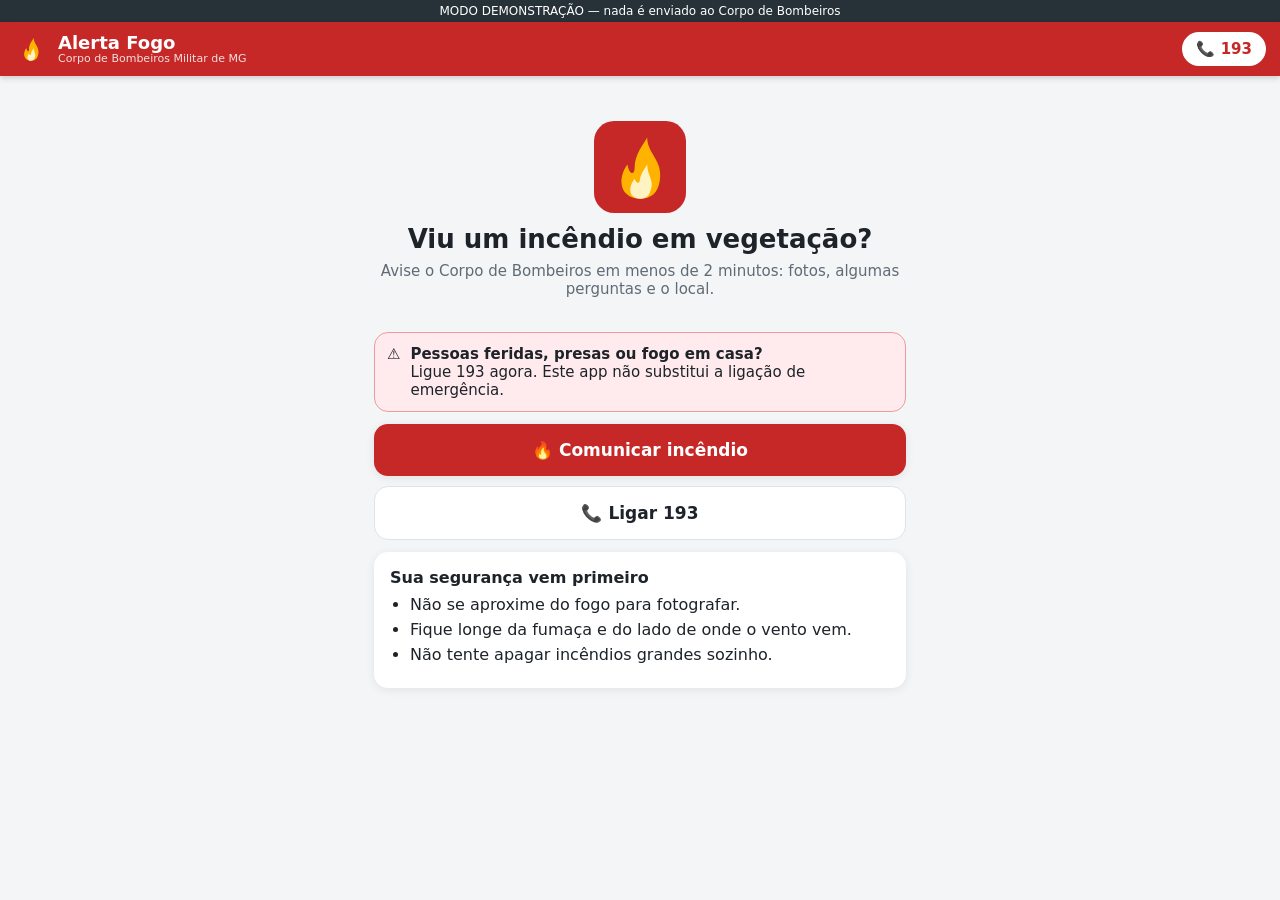
<file: index.html>
<!doctype html>
<html lang="pt-BR">
<head>
  <meta charset="utf-8">
  <meta name="viewport" content="width=device-width, initial-scale=1, viewport-fit=cover">
  <meta name="theme-color" content="#C62828">
  <title>Alerta Fogo — Comunicar incêndio florestal</title>
  <link rel="manifest" href="manifest.webmanifest">
  <link rel="icon" href="img/icone.svg" type="image/svg+xml">
  <link rel="apple-touch-icon" href="img/icone-192.png">
  <link rel="stylesheet" href="lib/leaflet/leaflet.css">
  <link rel="stylesheet" href="css/app.css">
</head>
<body>
  <div id="faixaDemo" class="demo-faixa oculto">MODO DEMONSTRAÇÃO — nada é enviado ao Corpo de Bombeiros</div>
  <header class="topo">
    <img src="img/icone.svg" alt="">
    <div>
      <div class="nome">Alerta Fogo</div>
      <div class="sub">Corpo de Bombeiros Militar de MG</div>
    </div>
    <div class="esp"></div>
    <a class="btn-193" href="tel:193">📞 193</a>
  </header>
  <div class="progresso"><div id="barra"></div></div>

  <main class="app" id="app"></main>

  <nav class="nav-baixo oculto" id="nav">
    <div class="dentro">
      <button class="btn sec" id="btnVoltar">Voltar</button>
      <button class="btn" id="btnAvancar">Continuar</button>
    </div>
  </nav>

  <script src="lib/leaflet/leaflet.js"></script>
  <script src="lib/supabase.js"></script>
  <script src="js/config.js"></script>
  <script src="js/util.js"></script>
  <script src="js/classificacao.js"></script>
  <script src="js/api.js"></script>
  <script src="js/solicitante.js"></script>
  <script>
    if ('serviceWorker' in navigator) navigator.serviceWorker.register('sw.js').catch(() => {});
  </script>
</body>
</html>
</file>
<file: lib/leaflet/leaflet.css>
/* required styles */

.leaflet-pane,
.leaflet-tile,
.leaflet-marker-icon,
.leaflet-marker-shadow,
.leaflet-tile-container,
.leaflet-pane > svg,
.leaflet-pane > canvas,
.leaflet-zoom-box,
.leaflet-image-layer,
.leaflet-layer {
	position: absolute;
	left: 0;
	top: 0;
	}
.leaflet-container {
	overflow: hidden;
	}
.leaflet-tile,
.leaflet-marker-icon,
.leaflet-marker-shadow {
	-webkit-user-select: none;
	   -moz-user-select: none;
	        user-select: none;
	  -webkit-user-drag: none;
	}
/* Prevents IE11 from highlighting tiles in blue */
.leaflet-tile::selection {
	background: transparent;
}
/* Safari renders non-retina tile on retina better with this, but Chrome is worse */
.leaflet-safari .leaflet-tile {
	image-rendering: -webkit-optimize-contrast;
	}
/* hack that prevents hw layers "stretching" when loading new tiles */
.leaflet-safari .leaflet-tile-container {
	width: 1600px;
	height: 1600px;
	-webkit-transform-origin: 0 0;
	}
.leaflet-marker-icon,
.leaflet-marker-shadow {
	display: block;
	}
/* .leaflet-container svg: reset svg max-width decleration shipped in Joomla! (joomla.org) 3.x */
/* .leaflet-container img: map is broken in FF if you have max-width: 100% on tiles */
.leaflet-container .leaflet-overlay-pane svg {
	max-width: none !important;
	max-height: none !important;
	}
.leaflet-container .leaflet-marker-pane img,
.leaflet-container .leaflet-shadow-pane img,
.leaflet-container .leaflet-tile-pane img,
.leaflet-container img.leaflet-image-layer,
.leaflet-container .leaflet-tile {
	max-width: none !important;
	max-height: none !important;
	width: auto;
	padding: 0;
	}

.leaflet-container img.leaflet-tile {
	/* See: https://bugs.chromium.org/p/chromium/issues/detail?id=600120 */
	mix-blend-mode: plus-lighter;
}

.leaflet-container.leaflet-touch-zoom {
	-ms-touch-action: pan-x pan-y;
	touch-action: pan-x pan-y;
	}
.leaflet-container.leaflet-touch-drag {
	-ms-touch-action: pinch-zoom;
	/* Fallback for FF which doesn't support pinch-zoom */
	touch-action: none;
	touch-action: pinch-zoom;
}
.leaflet-container.leaflet-touch-drag.leaflet-touch-zoom {
	-ms-touch-action: none;
	touch-action: none;
}
.leaflet-container {
	-webkit-tap-highlight-color: transparent;
}
.leaflet-container a {
	-webkit-tap-highlight-color: rgba(51, 181, 229, 0.4);
}
.leaflet-tile {
	filter: inherit;
	visibility: hidden;
	}
.leaflet-tile-loaded {
	visibility: inherit;
	}
.leaflet-zoom-box {
	width: 0;
	height: 0;
	-moz-box-sizing: border-box;
	     box-sizing: border-box;
	z-index: 800;
	}
/* workaround for https://bugzilla.mozilla.org/show_bug.cgi?id=888319 */
.leaflet-overlay-pane svg {
	-moz-user-select: none;
	}

.leaflet-pane         { z-index: 400; }

.leaflet-tile-pane    { z-index: 200; }
.leaflet-overlay-pane { z-index: 400; }
.leaflet-shadow-pane  { z-index: 500; }
.leaflet-marker-pane  { z-index: 600; }
.leaflet-tooltip-pane   { z-index: 650; }
.leaflet-popup-pane   { z-index: 700; }

.leaflet-map-pane canvas { z-index: 100; }
.leaflet-map-pane svg    { z-index: 200; }

.leaflet-vml-shape {
	width: 1px;
	height: 1px;
	}
.lvml {
	behavior: url(#default#VML);
	display: inline-block;
	position: absolute;
	}


/* control positioning */

.leaflet-control {
	position: relative;
	z-index: 800;
	pointer-events: visiblePainted; /* IE 9-10 doesn't have auto */
	pointer-events: auto;
	}
.leaflet-top,
.leaflet-bottom {
	position: absolute;
	z-index: 1000;
	pointer-events: none;
	}
.leaflet-top {
	top: 0;
	}
.leaflet-right {
	right: 0;
	}
.leaflet-bottom {
	bottom: 0;
	}
.leaflet-left {
	left: 0;
	}
.leaflet-control {
	float: left;
	clear: both;
	}
.leaflet-right .leaflet-control {
	float: right;
	}
.leaflet-top .leaflet-control {
	margin-top: 10px;
	}
.leaflet-bottom .leaflet-control {
	margin-bottom: 10px;
	}
.leaflet-left .leaflet-control {
	margin-left: 10px;
	}
.leaflet-right .leaflet-control {
	margin-right: 10px;
	}


/* zoom and fade animations */

.leaflet-fade-anim .leaflet-popup {
	opacity: 0;
	-webkit-transition: opacity 0.2s linear;
	   -moz-transition: opacity 0.2s linear;
	        transition: opacity 0.2s linear;
	}
.leaflet-fade-anim .leaflet-map-pane .leaflet-popup {
	opacity: 1;
	}
.leaflet-zoom-animated {
	-webkit-transform-origin: 0 0;
	    -ms-transform-origin: 0 0;
	        transform-origin: 0 0;
	}
svg.leaflet-zoom-animated {
	will-change: transform;
}

.leaflet-zoom-anim .leaflet-zoom-animated {
	-webkit-transition: -webkit-transform 0.25s cubic-bezier(0,0,0.25,1);
	   -moz-transition:    -moz-transform 0.25s cubic-bezier(0,0,0.25,1);
	        transition:         transform 0.25s cubic-bezier(0,0,0.25,1);
	}
.leaflet-zoom-anim .leaflet-tile,
.leaflet-pan-anim .leaflet-tile {
	-webkit-transition: none;
	   -moz-transition: none;
	        transition: none;
	}

.leaflet-zoom-anim .leaflet-zoom-hide {
	visibility: hidden;
	}


/* cursors */

.leaflet-interactive {
	cursor: pointer;
	}
.leaflet-grab {
	cursor: -webkit-grab;
	cursor:    -moz-grab;
	cursor:         grab;
	}
.leaflet-crosshair,
.leaflet-crosshair .leaflet-interactive {
	cursor: crosshair;
	}
.leaflet-popup-pane,
.leaflet-control {
	cursor: auto;
	}
.leaflet-dragging .leaflet-grab,
.leaflet-dragging .leaflet-grab .leaflet-interactive,
.leaflet-dragging .leaflet-marker-draggable {
	cursor: move;
	cursor: -webkit-grabbing;
	cursor:    -moz-grabbing;
	cursor:         grabbing;
	}

/* marker & overlays interactivity */
.leaflet-marker-icon,
.leaflet-marker-shadow,
.leaflet-image-layer,
.leaflet-pane > svg path,
.leaflet-tile-container {
	pointer-events: none;
	}

.leaflet-marker-icon.leaflet-interactive,
.leaflet-image-layer.leaflet-interactive,
.leaflet-pane > svg path.leaflet-interactive,
svg.leaflet-image-layer.leaflet-interactive path {
	pointer-events: visiblePainted; /* IE 9-10 doesn't have auto */
	pointer-events: auto;
	}

/* visual tweaks */

.leaflet-container {
	background: #ddd;
	outline-offset: 1px;
	}
.leaflet-container a {
	color: #0078A8;
	}
.leaflet-zoom-box {
	border: 2px dotted #38f;
	background: rgba(255,255,255,0.5);
	}


/* general typography */
.leaflet-container {
	font-family: "Helvetica Neue", Arial, Helvetica, sans-serif;
	font-size: 12px;
	font-size: 0.75rem;
	line-height: 1.5;
	}


/* general toolbar styles */

.leaflet-bar {
	box-shadow: 0 1px 5px rgba(0,0,0,0.65);
	border-radius: 4px;
	}
.leaflet-bar a {
	background-color: #fff;
	border-bottom: 1px solid #ccc;
	width: 26px;
	height: 26px;
	line-height: 26px;
	display: block;
	text-align: center;
	text-decoration: none;
	color: black;
	}
.leaflet-bar a,
.leaflet-control-layers-toggle {
	background-position: 50% 50%;
	background-repeat: no-repeat;
	display: block;
	}
.leaflet-bar a:hover,
.leaflet-bar a:focus {
	background-color: #f4f4f4;
	}
.leaflet-bar a:first-child {
	border-top-left-radius: 4px;
	border-top-right-radius: 4px;
	}
.leaflet-bar a:last-child {
	border-bottom-left-radius: 4px;
	border-bottom-right-radius: 4px;
	border-bottom: none;
	}
.leaflet-bar a.leaflet-disabled {
	cursor: default;
	background-color: #f4f4f4;
	color: #bbb;
	}

.leaflet-touch .leaflet-bar a {
	width: 30px;
	height: 30px;
	line-height: 30px;
	}
.leaflet-touch .leaflet-bar a:first-child {
	border-top-left-radius: 2px;
	border-top-right-radius: 2px;
	}
.leaflet-touch .leaflet-bar a:last-child {
	border-bottom-left-radius: 2px;
	border-bottom-right-radius: 2px;
	}

/* zoom control */

.leaflet-control-zoom-in,
.leaflet-control-zoom-out {
	font: bold 18px 'Lucida Console', Monaco, monospace;
	text-indent: 1px;
	}

.leaflet-touch .leaflet-control-zoom-in, .leaflet-touch .leaflet-control-zoom-out  {
	font-size: 22px;
	}


/* layers control */

.leaflet-control-layers {
	box-shadow: 0 1px 5px rgba(0,0,0,0.4);
	background: #fff;
	border-radius: 5px;
	}
.leaflet-control-layers-toggle {
	background-image: url(images/layers.png);
	width: 36px;
	height: 36px;
	}
.leaflet-retina .leaflet-control-layers-toggle {
	background-image: url(images/layers-2x.png);
	background-size: 26px 26px;
	}
.leaflet-touch .leaflet-control-layers-toggle {
	width: 44px;
	height: 44px;
	}
.leaflet-control-layers .leaflet-control-layers-list,
.leaflet-control-layers-expanded .leaflet-control-layers-toggle {
	display: none;
	}
.leaflet-control-layers-expanded .leaflet-control-layers-list {
	display: block;
	position: relative;
	}
.leaflet-control-layers-expanded {
	padding: 6px 10px 6px 6px;
	color: #333;
	background: #fff;
	}
.leaflet-control-layers-scrollbar {
	overflow-y: scroll;
	overflow-x: hidden;
	padding-right: 5px;
	}
.leaflet-control-layers-selector {
	margin-top: 2px;
	position: relative;
	top: 1px;
	}
.leaflet-control-layers label {
	display: block;
	font-size: 13px;
	font-size: 1.08333em;
	}
.leaflet-control-layers-separator {
	height: 0;
	border-top: 1px solid #ddd;
	margin: 5px -10px 5px -6px;
	}

/* Default icon URLs */
.leaflet-default-icon-path { /* used only in path-guessing heuristic, see L.Icon.Default */
	background-image: url(images/marker-icon.png);
	}


/* attribution and scale controls */

.leaflet-container .leaflet-control-attribution {
	background: #fff;
	background: rgba(255, 255, 255, 0.8);
	margin: 0;
	}
.leaflet-control-attribution,
.leaflet-control-scale-line {
	padding: 0 5px;
	color: #333;
	line-height: 1.4;
	}
.leaflet-control-attribution a {
	text-decoration: none;
	}
.leaflet-control-attribution a:hover,
.leaflet-control-attribution a:focus {
	text-decoration: underline;
	}
.leaflet-attribution-flag {
	display: inline !important;
	vertical-align: baseline !important;
	width: 1em;
	height: 0.6669em;
	}
.leaflet-left .leaflet-control-scale {
	margin-left: 5px;
	}
.leaflet-bottom .leaflet-control-scale {
	margin-bottom: 5px;
	}
.leaflet-control-scale-line {
	border: 2px solid #777;
	border-top: none;
	line-height: 1.1;
	padding: 2px 5px 1px;
	white-space: nowrap;
	-moz-box-sizing: border-box;
	     box-sizing: border-box;
	background: rgba(255, 255, 255, 0.8);
	text-shadow: 1px 1px #fff;
	}
.leaflet-control-scale-line:not(:first-child) {
	border-top: 2px solid #777;
	border-bottom: none;
	margin-top: -2px;
	}
.leaflet-control-scale-line:not(:first-child):not(:last-child) {
	border-bottom: 2px solid #777;
	}

.leaflet-touch .leaflet-control-attribution,
.leaflet-touch .leaflet-control-layers,
.leaflet-touch .leaflet-bar {
	box-shadow: none;
	}
.leaflet-touch .leaflet-control-layers,
.leaflet-touch .leaflet-bar {
	border: 2px solid rgba(0,0,0,0.2);
	background-clip: padding-box;
	}


/* popup */

.leaflet-popup {
	position: absolute;
	text-align: center;
	margin-bottom: 20px;
	}
.leaflet-popup-content-wrapper {
	padding: 1px;
	text-align: left;
	border-radius: 12px;
	}
.leaflet-popup-content {
	margin: 13px 24px 13px 20px;
	line-height: 1.3;
	font-size: 13px;
	font-size: 1.08333em;
	min-height: 1px;
	}
.leaflet-popup-content p {
	margin: 17px 0;
	margin: 1.3em 0;
	}
.leaflet-popup-tip-container {
	width: 40px;
	height: 20px;
	position: absolute;
	left: 50%;
	margin-top: -1px;
	margin-left: -20px;
	overflow: hidden;
	pointer-events: none;
	}
.leaflet-popup-tip {
	width: 17px;
	height: 17px;
	padding: 1px;

	margin: -10px auto 0;
	pointer-events: auto;

	-webkit-transform: rotate(45deg);
	   -moz-transform: rotate(45deg);
	    -ms-transform: rotate(45deg);
	        transform: rotate(45deg);
	}
.leaflet-popup-content-wrapper,
.leaflet-popup-tip {
	background: white;
	color: #333;
	box-shadow: 0 3px 14px rgba(0,0,0,0.4);
	}
.leaflet-container a.leaflet-popup-close-button {
	position: absolute;
	top: 0;
	right: 0;
	border: none;
	text-align: center;
	width: 24px;
	height: 24px;
	font: 16px/24px Tahoma, Verdana, sans-serif;
	color: #757575;
	text-decoration: none;
	background: transparent;
	}
.leaflet-container a.leaflet-popup-close-button:hover,
.leaflet-container a.leaflet-popup-close-button:focus {
	color: #585858;
	}
.leaflet-popup-scrolled {
	overflow: auto;
	}

.leaflet-oldie .leaflet-popup-content-wrapper {
	-ms-zoom: 1;
	}
.leaflet-oldie .leaflet-popup-tip {
	width: 24px;
	margin: 0 auto;

	-ms-filter: "progid:DXImageTransform.Microsoft.Matrix(M11=0.70710678, M12=0.70710678, M21=-0.70710678, M22=0.70710678)";
	filter: progid:DXImageTransform.Microsoft.Matrix(M11=0.70710678, M12=0.70710678, M21=-0.70710678, M22=0.70710678);
	}

.leaflet-oldie .leaflet-control-zoom,
.leaflet-oldie .leaflet-control-layers,
.leaflet-oldie .leaflet-popup-content-wrapper,
.leaflet-oldie .leaflet-popup-tip {
	border: 1px solid #999;
	}


/* div icon */

.leaflet-div-icon {
	background: #fff;
	border: 1px solid #666;
	}


/* Tooltip */
/* Base styles for the element that has a tooltip */
.leaflet-tooltip {
	position: absolute;
	padding: 6px;
	background-color: #fff;
	border: 1px solid #fff;
	border-radius: 3px;
	color: #222;
	white-space: nowrap;
	-webkit-user-select: none;
	-moz-user-select: none;
	-ms-user-select: none;
	user-select: none;
	pointer-events: none;
	box-shadow: 0 1px 3px rgba(0,0,0,0.4);
	}
.leaflet-tooltip.leaflet-interactive {
	cursor: pointer;
	pointer-events: auto;
	}
.leaflet-tooltip-top:before,
.leaflet-tooltip-bottom:before,
.leaflet-tooltip-left:before,
.leaflet-tooltip-right:before {
	position: absolute;
	pointer-events: none;
	border: 6px solid transparent;
	background: transparent;
	content: "";
	}

/* Directions */

.leaflet-tooltip-bottom {
	margin-top: 6px;
}
.leaflet-tooltip-top {
	margin-top: -6px;
}
.leaflet-tooltip-bottom:before,
.leaflet-tooltip-top:before {
	left: 50%;
	margin-left: -6px;
	}
.leaflet-tooltip-top:before {
	bottom: 0;
	margin-bottom: -12px;
	border-top-color: #fff;
	}
.leaflet-tooltip-bottom:before {
	top: 0;
	margin-top: -12px;
	margin-left: -6px;
	border-bottom-color: #fff;
	}
.leaflet-tooltip-left {
	margin-left: -6px;
}
.leaflet-tooltip-right {
	margin-left: 6px;
}
.leaflet-tooltip-left:before,
.leaflet-tooltip-right:before {
	top: 50%;
	margin-top: -6px;
	}
.leaflet-tooltip-left:before {
	right: 0;
	margin-right: -12px;
	border-left-color: #fff;
	}
.leaflet-tooltip-right:before {
	left: 0;
	margin-left: -12px;
	border-right-color: #fff;
	}

/* Printing */

@media print {
	/* Prevent printers from removing background-images of controls. */
	.leaflet-control {
		-webkit-print-color-adjust: exact;
		print-color-adjust: exact;
		}
	}
</file>
<file: css/app.css>
:root {
  --verm: #C62828; --verm-esc: #8E0000; --lar: #EF6C00; --verde: #2E7D32;
  --tinta: #1d2329; --cinza: #5f6b76; --linha: #dfe3e8; --fundo: #f4f5f7; --branco: #fff;
  --raio: 14px; --sombra: 0 2px 10px rgba(0,0,0,.08);
  font-family: system-ui, -apple-system, "Segoe UI", Roboto, Arial, sans-serif;
  color: var(--tinta); -webkit-tap-highlight-color: transparent;
}
* { box-sizing: border-box; }
html, body { margin: 0; background: var(--fundo); }
button, input, textarea, select { font: inherit; color: inherit; }
button { cursor: pointer; }
.oculto { display: none !important; }

/* ---------- topo ---------- */
.topo {
  position: sticky; top: 0; z-index: 1000; display: flex; align-items: center; gap: 10px;
  padding: 10px 14px; background: var(--verm); color: #fff; box-shadow: 0 2px 6px rgba(0,0,0,.2);
}
.topo img { width: 34px; height: 34px; }
.topo .nome { font-weight: 800; font-size: 18px; line-height: 1.1; }
.topo .sub { font-size: 11px; opacity: .85; }
.topo .esp { flex: 1; }
.btn-193 {
  display: inline-flex; align-items: center; gap: 6px; background: #fff; color: var(--verm);
  font-weight: 800; border-radius: 999px; padding: 8px 14px; text-decoration: none; font-size: 15px; white-space: nowrap;
}
.progresso { height: 5px; background: rgba(255,255,255,.25); position: sticky; top: 54px; z-index: 999; }
.progresso > div { height: 100%; background: #FFC928; width: 0; transition: width .3s; }

/* ---------- conteúdo do solicitante ---------- */
main.app { max-width: 560px; margin: 0 auto; padding: 16px 14px 120px; }
.tela h1 { font-size: 22px; margin: 6px 0 6px; line-height: 1.25; }
.tela .ajuda { color: var(--cinza); margin: 0 0 14px; font-size: 15px; }
.aviso {
  display: flex; gap: 10px; align-items: flex-start; background: #FFF3E0; border: 1px solid #FFB74D;
  border-radius: var(--raio); padding: 12px; margin: 12px 0; font-size: 15px;
}
.aviso.verm { background: #FFEBEE; border-color: #EF9A9A; }
.aviso b { display: block; }
.cartao { background: var(--branco); border-radius: var(--raio); box-shadow: var(--sombra); padding: 16px; margin: 12px 0; }
.hero { text-align: center; padding: 24px 6px 8px; }
.hero img { width: 92px; height: 92px; }
.hero h1 { font-size: 26px; }

.btn {
  display: flex; align-items: center; justify-content: center; gap: 8px; width: 100%;
  border: 0; border-radius: var(--raio); padding: 16px; font-size: 17px; font-weight: 700;
  background: var(--verm); color: #fff; box-shadow: var(--sombra); text-decoration: none;
}
.btn:active { transform: scale(.99); }
.btn:disabled { opacity: .5; }
.btn.sec { background: #fff; color: var(--tinta); border: 1.5px solid var(--linha); box-shadow: none; }
.btn.verde { background: var(--verde); }
.btn.pq { padding: 11px 14px; font-size: 15px; width: auto; }
.linha-btn { display: grid; grid-template-columns: 1fr 1fr; gap: 10px; margin: 10px 0; }

/* barra de navegação inferior */
.nav-baixo {
  position: fixed; left: 0; right: 0; bottom: 0; z-index: 1000; background: #fff; border-top: 1px solid var(--linha);
  padding: 10px 14px calc(10px + env(safe-area-inset-bottom));
}
.nav-baixo .dentro { max-width: 560px; margin: 0 auto; display: flex; gap: 10px; }
.nav-baixo .btn { flex: 1; }
.nav-baixo .btn.sec { flex: 0 0 110px; }

/* opções com imagem */
.opcoes-img { display: grid; grid-template-columns: 1fr; gap: 10px; }
@media (min-width: 640px) { .opcoes-img.c2 { grid-template-columns: 1fr 1fr; } }
.op-img {
  display: block; text-align: left; padding: 0; overflow: hidden; background: #fff;
  border: 3px solid transparent; border-radius: var(--raio); box-shadow: var(--sombra); width: 100%;
}
.op-img { display: grid; grid-template-columns: 52% 1fr; align-items: center; }
.op-img img { display: block; width: 100%; aspect-ratio: 200/140; object-fit: cover; }
.op-img .txt { padding: 10px 12px; }
@media (min-width: 640px) { .op-img { display: block; } }
.op-img .t { font-weight: 800; font-size: 17px; }
.op-img .d { color: var(--cinza); font-size: 14px; margin-top: 2px; }
.op-img.sel, .op.sel { border-color: var(--verm); box-shadow: 0 0 0 3px rgba(198,40,40,.18); }
.op-img.sel .t::before, .op.sel .t::before { content: "✓ "; color: var(--verm); }

.op {
  display: block; width: 100%; text-align: left; background: #fff; border: 3px solid var(--linha);
  border-radius: var(--raio); padding: 16px; margin: 0 0 10px; font-size: 17px; box-shadow: none;
}
.op .t { font-weight: 700; }
.op.alerta { border-color: #EF9A9A; }
.op.extra { text-align: center; color: var(--cinza); font-weight: 600; margin-top: 12px; }

/* mídia */
.midias { display: grid; grid-template-columns: repeat(3, 1fr); gap: 8px; margin: 12px 0; }
.midia { position: relative; aspect-ratio: 1; border-radius: 10px; overflow: hidden; background: #000; }
.midia img, .midia video { width: 100%; height: 100%; object-fit: cover; }
.midia .x {
  position: absolute; top: 4px; right: 4px; width: 30px; height: 30px; border-radius: 50%; border: 0;
  background: rgba(0,0,0,.65); color: #fff; font-size: 18px; line-height: 30px;
}
.midia .tag { position: absolute; left: 4px; bottom: 4px; background: rgba(0,0,0,.65); color: #fff; font-size: 11px; padding: 2px 6px; border-radius: 6px; }
.btn-midia { display: grid; grid-template-columns: 1fr 1fr; gap: 10px; }
.btn-midia label { cursor: pointer; }
.btn-midia .ico { font-size: 22px; }

/* mapa */
.mapa { height: 330px; border-radius: var(--raio); overflow: hidden; box-shadow: var(--sombra); margin: 10px 0; z-index: 1; }
.seg { display: grid; grid-template-columns: 1fr 1fr; background: #e9ecef; border-radius: 12px; padding: 4px; gap: 4px; margin: 8px 0; }
.seg button { border: 0; background: transparent; padding: 10px 6px; border-radius: 9px; font-weight: 700; font-size: 14px; }
.seg button.sel { background: #fff; box-shadow: var(--sombra); color: var(--verm); }
.status-gps { font-size: 14px; color: var(--cinza); margin: 6px 0; min-height: 20px; }

/* formulário */
label.campo { display: block; font-weight: 700; margin: 14px 0 6px; }
.campo-in, textarea.campo-in {
  width: 100%; padding: 14px; font-size: 17px; border: 1.5px solid var(--linha); border-radius: 12px; background: #fff;
}
.campo-in:focus { outline: 2px solid var(--verm); border-color: transparent; }
textarea.campo-in { min-height: 80px; resize: vertical; }
.check { display: flex; gap: 10px; align-items: flex-start; margin: 16px 0; font-size: 14px; color: var(--cinza); }
.check input { width: 22px; height: 22px; flex: 0 0 22px; margin-top: 1px; }
.erro { color: var(--verm); font-weight: 600; margin: 8px 0; min-height: 1px; }

/* resultado */
.ok-ico { width: 74px; height: 74px; border-radius: 50%; background: var(--verde); color: #fff; font-size: 42px; display: grid; place-items: center; margin: 10px auto; }
.protocolo { font-size: 26px; font-weight: 800; letter-spacing: 1px; text-align: center; margin: 4px 0 2px; }
.unidade h3 { margin: 0 0 4px; font-size: 18px; }
.unidade .dist { font-size: 30px; font-weight: 800; color: var(--verm); }
ul.dicas { padding-left: 20px; margin: 8px 0; }
ul.dicas li { margin: 6px 0; }
.enviando { text-align: center; padding: 40px 0; }
.spinner { width: 46px; height: 46px; border: 5px solid #f3c6c6; border-top-color: var(--verm); border-radius: 50%; margin: 0 auto 16px; animation: gira 0.9s linear infinite; }
@keyframes gira { to { transform: rotate(360deg); } }
.demo-faixa { background: #263238; color: #fff; font-size: 12px; text-align: center; padding: 4px; }
</file>
